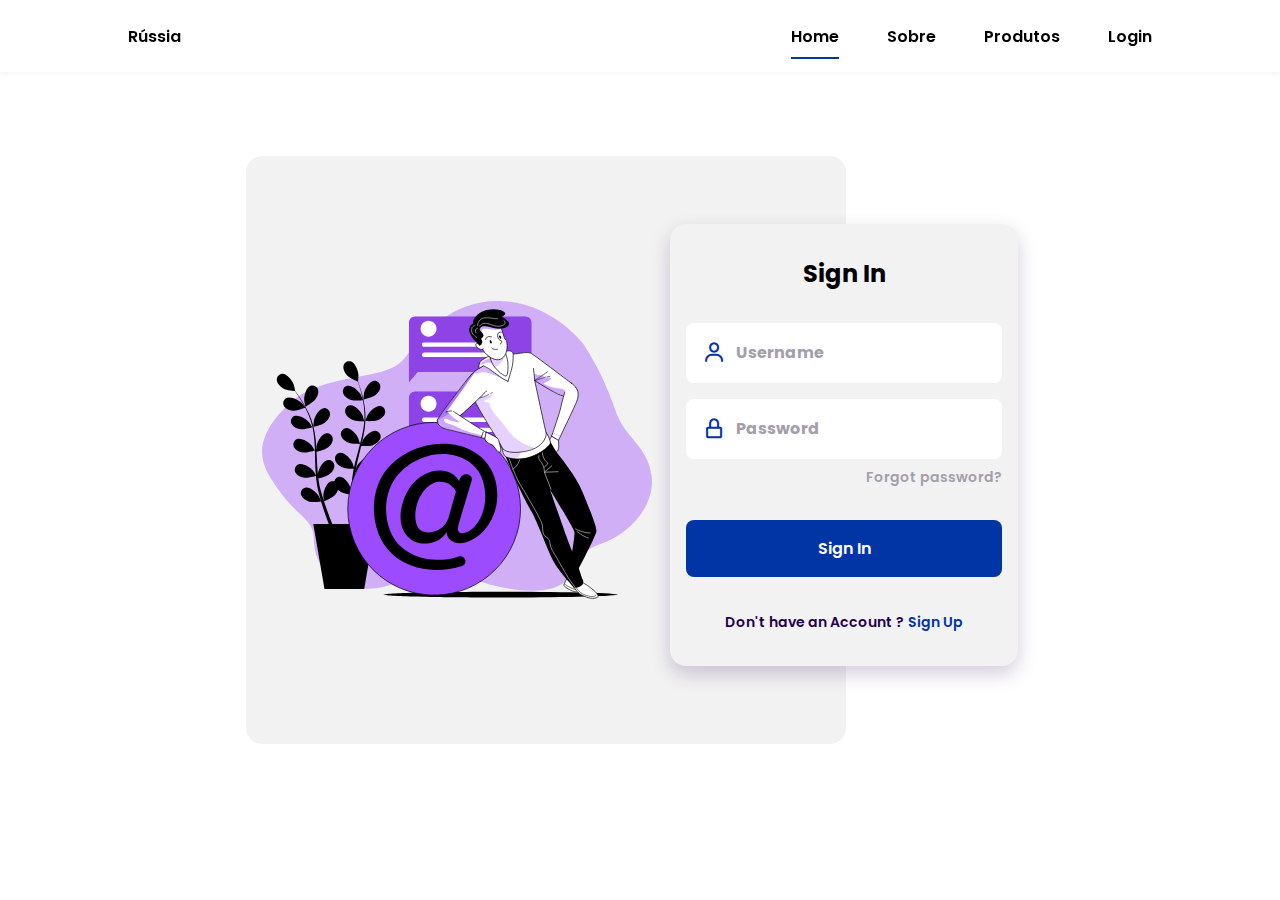
<file: login.html>
<!DOCTYPE html>
<html lang="en">
    <head>
        <meta charset="UTF-8">
        <meta name="viewport" content="width=device-width, initial-scale=1.0">

        <!-- ===== CSS ===== -->
        <link rel="stylesheet" href="assetsLogin/css/styles.css">
        <link rel="stylesheet" href="assets/css/styles.css">
        <!-- ===== BOX ICONS ===== -->
        <link href='https://cdn.jsdelivr.net/npm/boxicons@2.0.5/css/boxicons.min.css' rel='stylesheet'>
        <link rel="shortcut icon" href="assets/img/brasaorussia.png" type="image/x-icon" />
        <title>Rússia - Havana</title>
    </head>
    <body>
        <header class="l-header">
            <nav class="nav bd-grid">
                <div>
                    <a href="#" class="nav__logo">Rússia</a>
                </div>

                <div class="nav__menu" id="nav-menu">
                    <ul class="nav__list">
                        <li class="nav__item"><a href="index.html#home" class="nav__link active">Home</a></li>
                        <li class="nav__item"><a href="index.html#about" class="nav__link">Sobre</a></li>
                        <li class="nav__item"><a href="index.html#skills" class="nav__link">Produtos</a></li>
                        <li class="nav__item"><a href="login.html" class="nav__link">Login</a></li>
                        <!-- <li class="nav__item"><a href="#contact" class="nav__link">Contact</a></li> -->
                    </ul>
                </div>

                <div class="nav__toggle" id="nav-toggle">
                    <i class='bx bx-menu'></i>
                </div>
            </nav>
        </header>
        <div class="login">
            <div class="login__content">
                <div class="login__img">
                    <img src="assetsLogin/img/img-login.svg" alt="">
                </div>

                <div class="login__forms">
                    <form action="" class="login__registre" id="login-in">
                        <h1 class="login__title">Sign In</h1>
    
                        <div class="login__box">
                            <i class='bx bx-user login__icon'></i>
                            <input type="text" placeholder="Username" class="login__input">
                        </div>
    
                        <div class="login__box">
                            <i class='bx bx-lock-alt login__icon'></i>
                            <input type="password" placeholder="Password" class="login__input">
                        </div>

                        <a href="#" class="login__forgot">Forgot password?</a>

                        <a href="#" class="login__button">Sign In</a>

                        <div>
                            <span class="login__account">Don't have an Account ?</span>
                            <span class="login__signin" id="sign-up">Sign Up</span>
                        </div>
                    </form>

                    <form action="" class="login__create none" id="login-up">
                        <h1 class="login__title">Create Account</h1>
    
                        <div class="login__box">
                            <i class='bx bx-user login__icon'></i>
                            <input type="text" placeholder="Username" class="login__input">
                        </div>
    
                        <div class="login__box">
                            <i class='bx bx-at login__icon'></i>
                            <input type="text" placeholder="Email" class="login__input">
                        </div>

                        <div class="login__box">
                            <i class='bx bx-lock-alt login__icon'></i>
                            <input type="password" placeholder="Password" class="login__input">
                        </div>

                        <a href="#" class="login__button">Sign Up</a>

                        <div>
                            <span class="login__account">Already have an Account ?</span>
                            <span class="login__signup" id="sign-in">Sign In</span>
                        </div>

                        <div class="login__social">
                            <a href="#" class="login__social-icon"><i class='bx bxl-facebook' ></i></a>
                            <a href="#" class="login__social-icon"><i class='bx bxl-twitter' ></i></a>
                            <a href="#" class="login__social-icon"><i class='bx bxl-google' ></i></a>
                        </div>
                    </form>
                </div>
            </div>
        </div>

        <!--===== MAIN JS =====-->
        <script src="assetsLogin/js/main.js"></script>
    </body>
</html>
</file>
<file: assetsLogin/css/styles.css>
/*===== GOOGLE FONTS =====*/
@import url("https://fonts.googleapis.com/css2?family=Open+Sans:wght@400;600;700&display=swap");

/*===== VARIABLES CSS =====*/
:root{
  /*===== Colores =====*/
  --first-color: #9D4BFF;
  --first-color-dark: #23004D;
  --first-color-light: #A49EAC;
  --first-color-lighten: #F2F2F2;

  /*===== Font and typography =====*/
  --body-font: 'Open Sans', sans-serif;
  --h1-font-size: 1.5rem;
  --normal-font-size: .938rem;
  --small-font-size: .813rem;
}

@media screen and (min-width: 768px){
  :root{
    --normal-font-size: 1rem;
    --small-font-size: .875rem;
  }
}

/*===== BASE =====*/
*,::before,::after{
  box-sizing: border-box;
}

body{
  margin: 0;
  padding: 0;
  font-family: var(--body-font);
  font-size: var(--normal-font-size);
  color: var(--first-color-dark);
}

h1{
  margin: 0;
}

a{
  text-decoration: none;
}

img{
  max-width: 100%;
  height: auto;
  display: block;
}

/*===== LOGIN =====*/
.login{
  display: grid;
  grid-template-columns: 100%;
  height: 100vh;
  margin-left: 1.5rem;
  margin-right: 1.5rem;
}

.login__content{
  display: grid;
}

.login__img{
  justify-self: center;
}

.login__img img{
  width: 310px;
  margin-top: 1.5rem;
}

.login__forms{
  position: relative;
  height: 368px;
}

.login__registre, .login__create{
  position: absolute;
  bottom: 1rem;
  width: 100%;
  background-color: var(--first-color-lighten);
  padding: 2rem 1rem;
  border-radius: 1rem;
  text-align: center;
  box-shadow: 0 8px 20px rgba(35,0,77,.2);
  animation-duration: .4s;
  animation-name: animate-login;
}

@keyframes animate-login{
  0%{
    transform: scale(1,1);
  }
  50%{
    transform: scale(1.1,1.1);
  }
  100%{
    transform: scale(1,1);
  }
}

.login__title{
  font-size: var(--h1-font-size);
  margin-bottom: 2rem;
}

.login__box{
  display: grid;
  grid-template-columns: max-content 1fr;
  column-gap: .5rem;
  padding: 1.125rem 1rem;
  background-color: #FFF;
  margin-top: 1rem;
  border-radius: .5rem;
}

.login__icon{
  font-size: 1.5rem;
  color: var(--first-color);
}

.login__input{
  border: none;
  outline: none;
  font-size: var(--normal-font-size);
  font-weight: 700;
  color: var(--first-color-dark);
}

.login__input::placeholder{
  font-size: var(--normal-font-size);
  font-family: var(--body-font);
  color: var(--first-color-light);
}

.login__forgot{
  display: block;
  width: max-content;
  margin-left: auto;
  margin-top: .5rem;
  font-size: var(--small-font-size);
  font-weight: 600;
  color: var(--first-color-light);
}

.login__button{
  display: block;
  padding: 1rem;
  margin: 2rem 0;
  background-color: var(--first-color);
  color: #FFF;
  font-weight: 600;
  text-align: center;
  border-radius: .5rem;
  transition: .3s;
}

.login__button:hover{
  background-color: var(--first-color-dark);
}

.login__account, .login__signin, .login__signup{
  font-weight: 600;
  font-size: var(--small-font-size);
}

.login__account{
  color: var(--first-color-dark);
}

.login__signin, .login__signup{
  color: var(--first-color);
  cursor: pointer;
}

.login__social{
  margin-top: 2rem;
}

.login__social-icon{
  font-size: 1.5rem;
  color: var(--first-color-dark);
  margin: 0 1.5rem;
}

/*Show login*/
.block{
  display: block;
}

/*Hidden login*/
.none{
  display: none;
}

/* ===== MEDIA QUERIES =====*/
@media screen and (min-width: 576px){
  .login__forms{
    width: 348px;
    justify-self: center;
  }
}

@media screen and (min-width: 1024px){
  .login{
    height: 100vh;
    overflow: hidden;
  }

  .login__content{
    grid-template-columns: repeat(2, max-content);
    justify-content: center;
    align-items: center;
    margin-left: 10rem;
  }

  .login__img{
    display: flex;
    width: 600px;
    height: 588px;
    background-color: var(--first-color-lighten);
    border-radius: 1rem;
    padding-left: 1rem;
  }

  .login__img img{
    width: 390px;
    margin-top: 0;
  }

  .login__registre, .login__create{
    left: -11rem;
  }

  .login__registre{
    bottom: -2rem;
  }

  .login__create{
    bottom: -5.5rem;
  }
}
</file>
<file: assets/css/styles.css>
/*===== GOOGLE FONTS =====*/
@import url("https://fonts.googleapis.com/css2?family=Poppins:wght@400;600;700&display=swap");
/*===== VARIABLES CSS =====*/
:root {
  --header-height: 3rem;
  --font-semi: 600;
  /*===== Colores =====*/
  /*Purple 260 - Red 355 - Blue 224 - Pink 340*/
  /* HSL color mode */
  --hue-color: 0;
  /* --first-color: hsl(var(--hue-color), 90%, 40%);
  --second-color: hsl(var(--hue-color), 56%, 12%); */
  --first-color: #0134a5;
  --second-color: #000000;
  /*===== Fuente y tipografia =====*/
  --body-font: 'Poppins', sans-serif;
  --big-font-size: 2rem;
  --h2-font-size: 1.25rem;
  --normal-font-size: .938rem;
  --smaller-font-size: .75rem;
  /*===== Margenes =====*/
  --mb-2: 1rem;
  --mb-4: 2rem;
  --mb-5: 2.5rem;
  --mb-6: 3rem;
  /*===== z index =====*/
  --z-back: -10;
  --z-fixed: 100;
}

@media screen and (min-width: 968px) {
  :root {
    --big-font-size: 3.5rem;
    --h2-font-size: 2rem;
    --normal-font-size: 1rem;
    --smaller-font-size: .875rem;
  }
}

/*===== BASE =====*/
*, ::before, ::after {
  box-sizing: border-box;
}

html {
  scroll-behavior: smooth;
}

body {
  margin: var(--header-height) 0 0 0;
  font-family: var(--body-font);
  font-size: var(--normal-font-size);
  color: var(--second-color);
}

h1, h2, p {
  margin: 0;
}

ul {
  margin: 0;
  padding: 0;
  list-style: none;
}

a {
  text-decoration: none;
}

img {
  max-width: 100%;
  height: auto;
  display: block;
}

/*===== CLASS CSS ===== */

.homeLambo {
  position: relative;
  display: -ms-grid;
  display: grid;
  -ms-grid-columns: 1fr;
      grid-template-columns: 1fr;
  row-gap: 2.3rem;
  height: 100%;
  -ms-flex-line-pack: end;
      align-content: flex-end;
  overflow: hidden; }

  .main-homeLambo {
    height: calc(100vh - 3rem);
    padding-left: 1rem;
    background-color: var(--bg-color); }

    .home__titleLambo {
      position: absolute;
      top: 3%;
      font-size: var(--big-font-size);
      -webkit-writing-mode: vertical-rl;
          -ms-writing-mode: tb-rl;
              writing-mode: vertical-rl;
      -webkit-transform: rotate(180deg);
              transform: rotate(180deg);
      color: var(--text-color); }
      .home__imgLambo {
        position: absolute;
        top: 7%;
        left: 20%;
        width: 394px;
        z-index: var(--z-normal); }

.section-title {
  position: relative;
  font-size: var(--h2-font-size);
  color: var(--first-color);
  margin-top: var(--mb-2);
  margin-bottom: var(--mb-4);
  text-align: center;
}

.section-title::after {
  position: absolute;
  content: '';
  width: 64px;
  height: 0.18rem;
  left: 0;
  right: 0;
  margin: auto;
  top: 2rem;
  background-color: var(--first-color);
}

.section {
  padding-top: 3rem;
  padding-bottom: 2rem;
}

/*===== LAYOUT =====*/
.bd-grid {
  max-width: 1024px;
  display: grid;
  margin-left: var(--mb-2);
  margin-right: var(--mb-2);
}

.l-header {
  width: 100%;
  position: fixed;
  top: 0;
  left: 0;
  z-index: var(--z-fixed);
  background-color: #fff;
  box-shadow: 0 1px 4px rgba(146, 161, 176, 0.15);
}

/*===== NAV =====*/
.nav {
  height: var(--header-height);
  display: flex;
  justify-content: space-between;
  align-items: center;
  font-weight: var(--font-semi);
}

@media screen and (max-width: 767px) {
  .nav__menu {
    position: fixed;
    top: var(--header-height);
    right: -100%;
    width: 80%;
    height: 100%;
    padding: 2rem;
    background-color: var(--second-color);
    transition: .5s;
  }
}

.nav__item {
  margin-bottom: var(--mb-4);
}

.nav__link {
  position: relative;
  color: #fff;
}

.nav__link:hover {
  position: relative;
}

.nav__link:hover::after {
  position: absolute;
  content: '';
  width: 100%;
  height: 0.18rem;
  left: 0;
  top: 2rem;
  background-color: var(--first-color);
}

.nav__logo {
  color: var(--second-color);
}

.nav__toggle {
  color: var(--second-color);
  font-size: 1.5rem;
  cursor: pointer;
}

/*Active menu*/
.active::after {
  position: absolute;
  content: '';
  width: 100%;
  height: 0.18rem;
  left: 0;
  top: 2rem;
  background-color: var(--first-color);
}

/*=== Show menu ===*/
.show {
  right: 0;
}

/*===== HOME =====*/
.home {
  position: relative;
  row-gap: 5rem;
  padding: 4rem 0 5rem;
}

.home__data {
  align-self: center;
}

.home__title {
  font-size: var(--big-font-size);
  margin-bottom: var(--mb-5);
}

.home__title-color {
  color: var(--first-color);
}

.home__social {
  display: flex;
  flex-direction: column;
}

.home__social-icon {
  width: max-content;
  margin-bottom: var(--mb-2);
  font-size: 1.5rem;
  color: var(--second-color);
}

.home__social-icon:hover {
  color: var(--first-color);
}

.home__img {
  position: absolute;
  right: 0;
  bottom: 0;
  width: 260px;
}

.home__blob {
  fill: var(--first-color);
}

.home__blob-img {
  width: 360px;
}

/*BUTTONS*/
.button {
  display: inline-block;
  background-color: var(--second-color);
  color: #fff;
  padding: .75rem 2.5rem;
  font-weight: var(--font-semi);
  border-radius: .5rem;
  transition: .3s;
}

.button:hover {
  box-shadow: 0px 10px 36px rgba(0, 0, 0, 0.15);
}

/* ===== ABOUT =====*/
.about__container {
  row-gap: 2rem;
  text-align: center;
}

.about__subtitle {
  margin-bottom: var(--mb-2);
}

.about__img {
  justify-self: center;
}

.about__img img {
  width: 200px;
  border-radius: .5rem;
}

/* ===== SKILLS =====*/
.skills__container {
  row-gap: 2rem;
  text-align: center;
}

.skills__subtitle {
  margin-bottom: var(--mb-2);
}

.skills__text {
  margin-bottom: var(--mb-4);
}

.skills__data {
  display: flex;
  justify-content: space-between;
  align-items: center;
  position: relative;
  font-weight: var(--font-semi);
  padding: .5rem 1rem;
  margin-bottom: var(--mb-4);
  border-radius: .5rem;
  box-shadow: 0px 4px 25px rgba(14, 36, 49, 0.15);
}

.skills__icon {
  font-size: 2rem;
  margin-right: var(--mb-2);
  color: var(--first-color);
}

.skills__names {
  display: flex;
  align-items: center;
}

.skills__bar {
  position: absolute;
  left: 0;
  bottom: 0;
  background-color: var(--first-color);
  height: .25rem;
  border-radius: .5rem;
  z-index: var(--z-back);
}

.skills__html {
  width: 100%;
}

.skills__css {
  width: 100%;
}

.skills__js {
  width: 100%;
}

.skills__ux {
  width: 100%;
}

.skills__img {
  border-radius: .5rem;
}

/* ===== WORK =====*/
.work__container {
  row-gap: 2rem;
}

.work__img {
  box-shadow: 0px 4px 25px rgba(14, 36, 49, 0.15);
  border-radius: .5rem;
  overflow: hidden;
}

.work__img img {
  transition: 1s;
}

.work__img img:hover {
  transform: scale(1.1);
}

/* ===== CONTACT =====*/
.contact__input {
  width: 100%;
  font-size: var(--normal-font-size);
  font-weight: var(--font-semi);
  padding: 1rem;
  border-radius: .5rem;
  border: 1.5px solid var(--second-color);
  outline: none;
  margin-bottom: var(--mb-4);
}

.contact__button {
  display: block;
  border: none;
  outline: none;
  font-size: var(--normal-font-size);
  cursor: pointer;
  margin-left: auto;
}

/* ===== FOOTER =====*/
.footer {
  background-color: var(--second-color);
  color: #fff;
  text-align: center;
  font-weight: var(--font-semi);
  padding: 2rem 0;
}

.footer__title {
  font-size: 2rem;
  margin-bottom: var(--mb-4);
}

.footer__social {
  margin-bottom: var(--mb-4);
}

.footer__icon {
  font-size: 1.5rem;
  color: #fff;
  margin: 0 var(--mb-2);
}

.footer__copy {
  font-size: var(--smaller-font-size);
}

/* ===== MEDIA QUERIES=====*/
@media screen and (max-width: 320px) {
  .home {
    row-gap: 2rem;
  }
  .home__img {
    width: 200px;
  }
}

@media screen and (min-width: 576px) {
  .home {
    padding: 4rem 0 2rem;
  }
  .home__social {
    padding-top: 0;
    padding-bottom: 2.5rem;
    flex-direction: row;
    align-self: flex-end;
  }
  .home__social-icon {
    margin-bottom: 0;
    margin-right: var(--mb-4);
  }
  .home__img {
    width: 300px;
    bottom: 25%;
  }
  .about__container {
    grid-template-columns: repeat(2, 1fr);
    align-items: center;
    text-align: initial;
  }
  .skills__container {
    grid-template-columns: .7fr;
    justify-content: center;
    column-gap: 1rem;
  }
  .work__container {
    grid-template-columns: repeat(2, 1fr);
    column-gap: 2rem;
    padding-top: 2rem;
  }
  .contact__form {
    width: 360px;
    padding-top: 2rem;
  }
  .contact__container {
    justify-items: center;
  }
}

@media screen and (min-width: 768px) {
  body {
    margin: 0;
  }
  .section {
    padding-top: 4rem;
    padding-bottom: 3rem;
  }
  .section-title {
    margin-bottom: var(--mb-6);
  }
  .section-title::after {
    width: 80px;
    top: 3rem;
  }
  .nav {
    height: calc(var(--header-height) + 1.5rem);
  }
  .nav__list {
    display: flex;
    padding-top: 0;
  }
  .nav__item {
    margin-left: var(--mb-6);
    margin-bottom: 0;
  }
  .nav__toggle {
    display: none;
  }
  .nav__link {
    color: var(--second-color);
  }
  .home {
    padding: 8rem 0 2rem;
  }
  .home__img {
    width: 400px;
    bottom: 10%;
  }
  .about__container {
    padding-top: 2rem;
  }
  .about__img img {
    width: 300px;
  }
  .skills__container {
    grid-template-columns: repeat(2, 1fr);
    column-gap: 2rem;
    align-items: center;
    text-align: initial;
  }
  .work__container {
    grid-template-columns: repeat(3, 1fr);
    column-gap: 2rem;
  }
}

@media screen and (min-width: 992px) {
  .bd-grid {
    margin-left: auto;
    margin-right: auto;
  }
  .home {
    padding: 10rem 0 2rem;
  }
  .home__img {
    width: 450px;
  }
}
</file>
